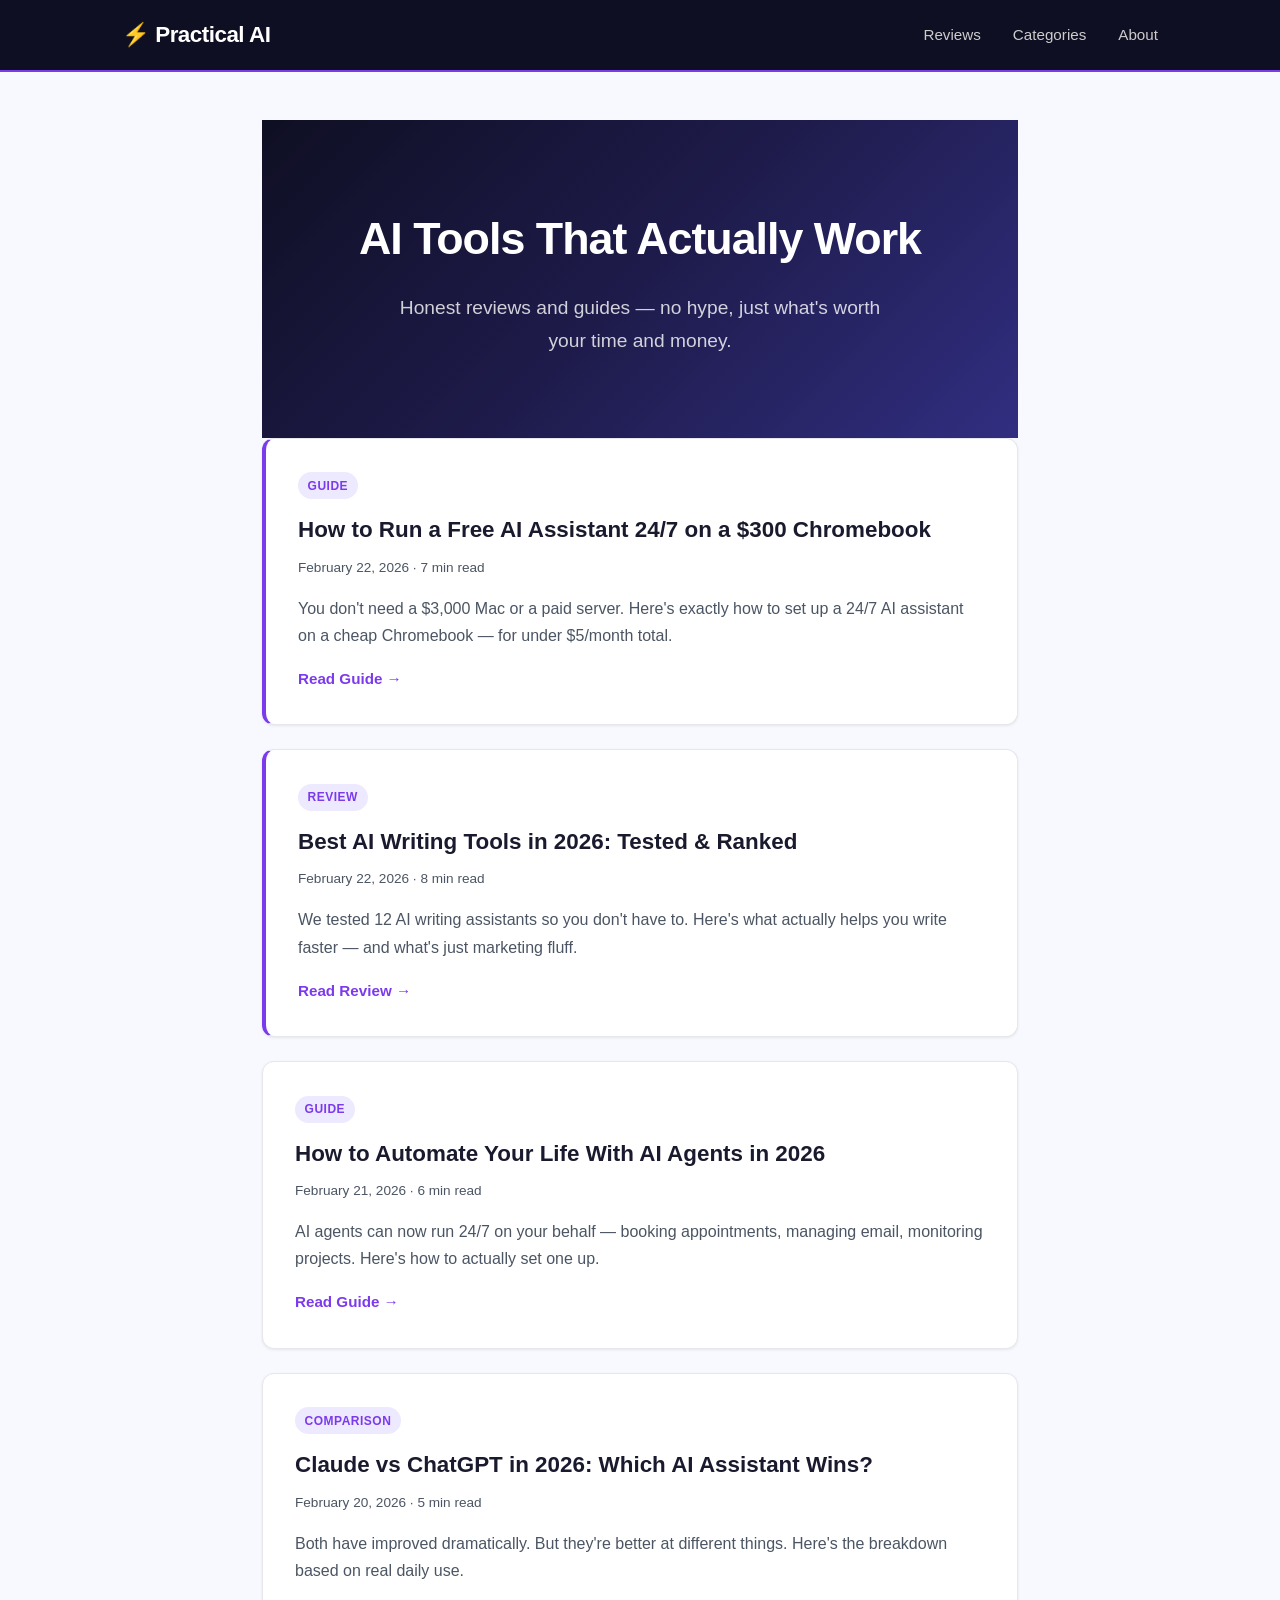
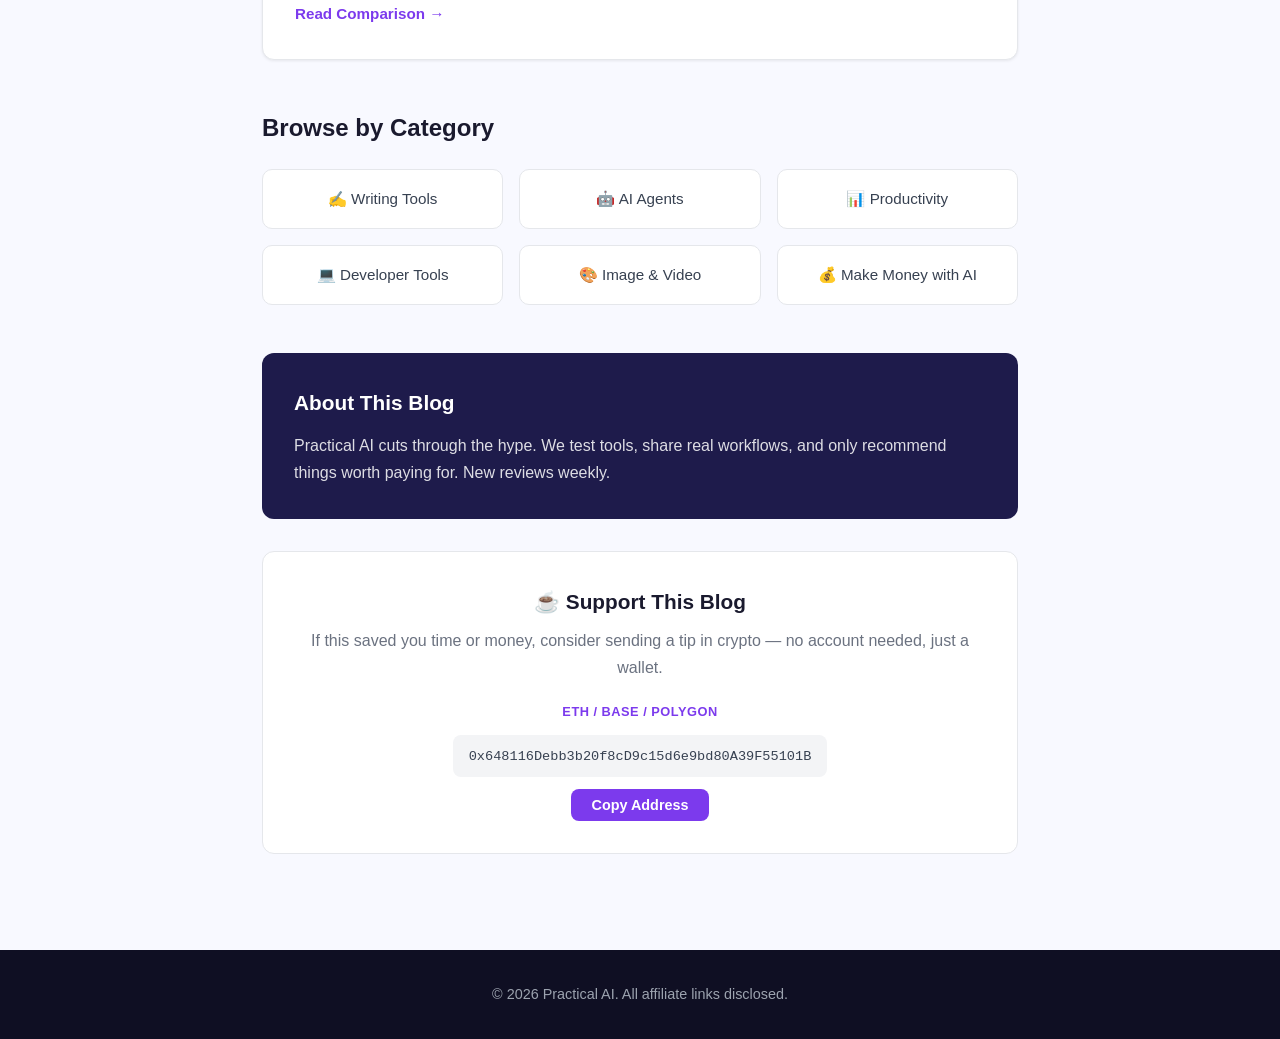
<file: index.html>
<!DOCTYPE html>
<html lang="en">
<head>
    <meta charset="UTF-8">
    <meta name="viewport" content="width=device-width, initial-scale=1.0">
    <title>AI Tool Reviews & Productivity Guides | Practical AI</title>
    <meta name="description" content="Honest reviews of AI tools, productivity software, and automation tips. Find the right AI tools for your workflow.">
    <link rel="stylesheet" href="styles.css">
</head>
<body>
    <header>
        <nav>
            <div class="logo">⚡ Practical AI</div>
            <ul>
                <li><a href="#posts">Reviews</a></li>
                <li><a href="#categories">Categories</a></li>
                <li><a href="#about">About</a></li>
            </ul>
        </nav>
    </header>

    <main>
        <section class="hero">
            <h1>AI Tools That Actually Work</h1>
            <p>Honest reviews and guides — no hype, just what's worth your time and money.</p>
        </section>

        <section class="posts" id="posts">

            <article class="post featured">
                <span class="tag">Guide</span>
                <h2><a href="posts/ai-assistant-chromebook-free.html">How to Run a Free AI Assistant 24/7 on a $300 Chromebook</a></h2>
                <p class="meta">February 22, 2026 · 7 min read</p>
                <p>You don't need a $3,000 Mac or a paid server. Here's exactly how to set up a 24/7 AI assistant on a cheap Chromebook — for under $5/month total.</p>
                <a href="posts/ai-assistant-chromebook-free.html" class="read-more">Read Guide →</a>
            </article>

            <article class="post featured">
                <span class="tag">Review</span>
                <h2><a href="posts/best-ai-writing-tools-2026.html">Best AI Writing Tools in 2026: Tested & Ranked</a></h2>
                <p class="meta">February 22, 2026 · 8 min read</p>
                <p>We tested 12 AI writing assistants so you don't have to. Here's what actually helps you write faster — and what's just marketing fluff.</p>
                <a href="posts/best-ai-writing-tools-2026.html" class="read-more">Read Review →</a>
            </article>

            <article class="post">
                <span class="tag">Guide</span>
                <h2><a href="posts/automate-your-life-with-ai-agents.html">How to Automate Your Life With AI Agents in 2026</a></h2>
                <p class="meta">February 21, 2026 · 6 min read</p>
                <p>AI agents can now run 24/7 on your behalf — booking appointments, managing email, monitoring projects. Here's how to actually set one up.</p>
                <a href="posts/automate-your-life-with-ai-agents.html" class="read-more">Read Guide →</a>
            </article>

            <article class="post">
                <span class="tag">Comparison</span>
                <h2><a href="posts/claude-vs-chatgpt-2026.html">Claude vs ChatGPT in 2026: Which AI Assistant Wins?</a></h2>
                <p class="meta">February 20, 2026 · 5 min read</p>
                <p>Both have improved dramatically. But they're better at different things. Here's the breakdown based on real daily use.</p>
                <a href="posts/claude-vs-chatgpt-2026.html" class="read-more">Read Comparison →</a>
            </article>

        </section>

        <section class="categories" id="categories">
            <h2>Browse by Category</h2>
            <div class="category-grid">
                <a href="#" class="category-card">✍️ Writing Tools</a>
                <a href="#" class="category-card">🤖 AI Agents</a>
                <a href="#" class="category-card">📊 Productivity</a>
                <a href="#" class="category-card">💻 Developer Tools</a>
                <a href="#" class="category-card">🎨 Image & Video</a>
                <a href="#" class="category-card">💰 Make Money with AI</a>
            </div>
        </section>

        <section class="about" id="about">
            <h2>About This Blog</h2>
            <p>Practical AI cuts through the hype. We test tools, share real workflows, and only recommend things worth paying for. New reviews weekly.</p>
        </section>

        <section class="tip-jar" id="support">
            <h2>☕ Support This Blog</h2>
            <p>If this saved you time or money, consider sending a tip in crypto — no account needed, just a wallet.</p>
            <div class="wallet-box">
                <span class="wallet-label">ETH / Base / Polygon</span>
                <code class="wallet-address">0x648116Debb3b20f8cD9c15d6e9bd80A39F55101B</code>
                <button onclick="navigator.clipboard.writeText('0x648116Debb3b20f8cD9c15d6e9bd80A39F55101B').then(() => this.innerText='Copied!').catch(() => {})" class="copy-btn">Copy Address</button>
            </div>
        </section>
    </main>

    <footer>
        <p>&copy; 2026 Practical AI. All affiliate links disclosed.</p>
    </footer>
</body>
</html>
</file>
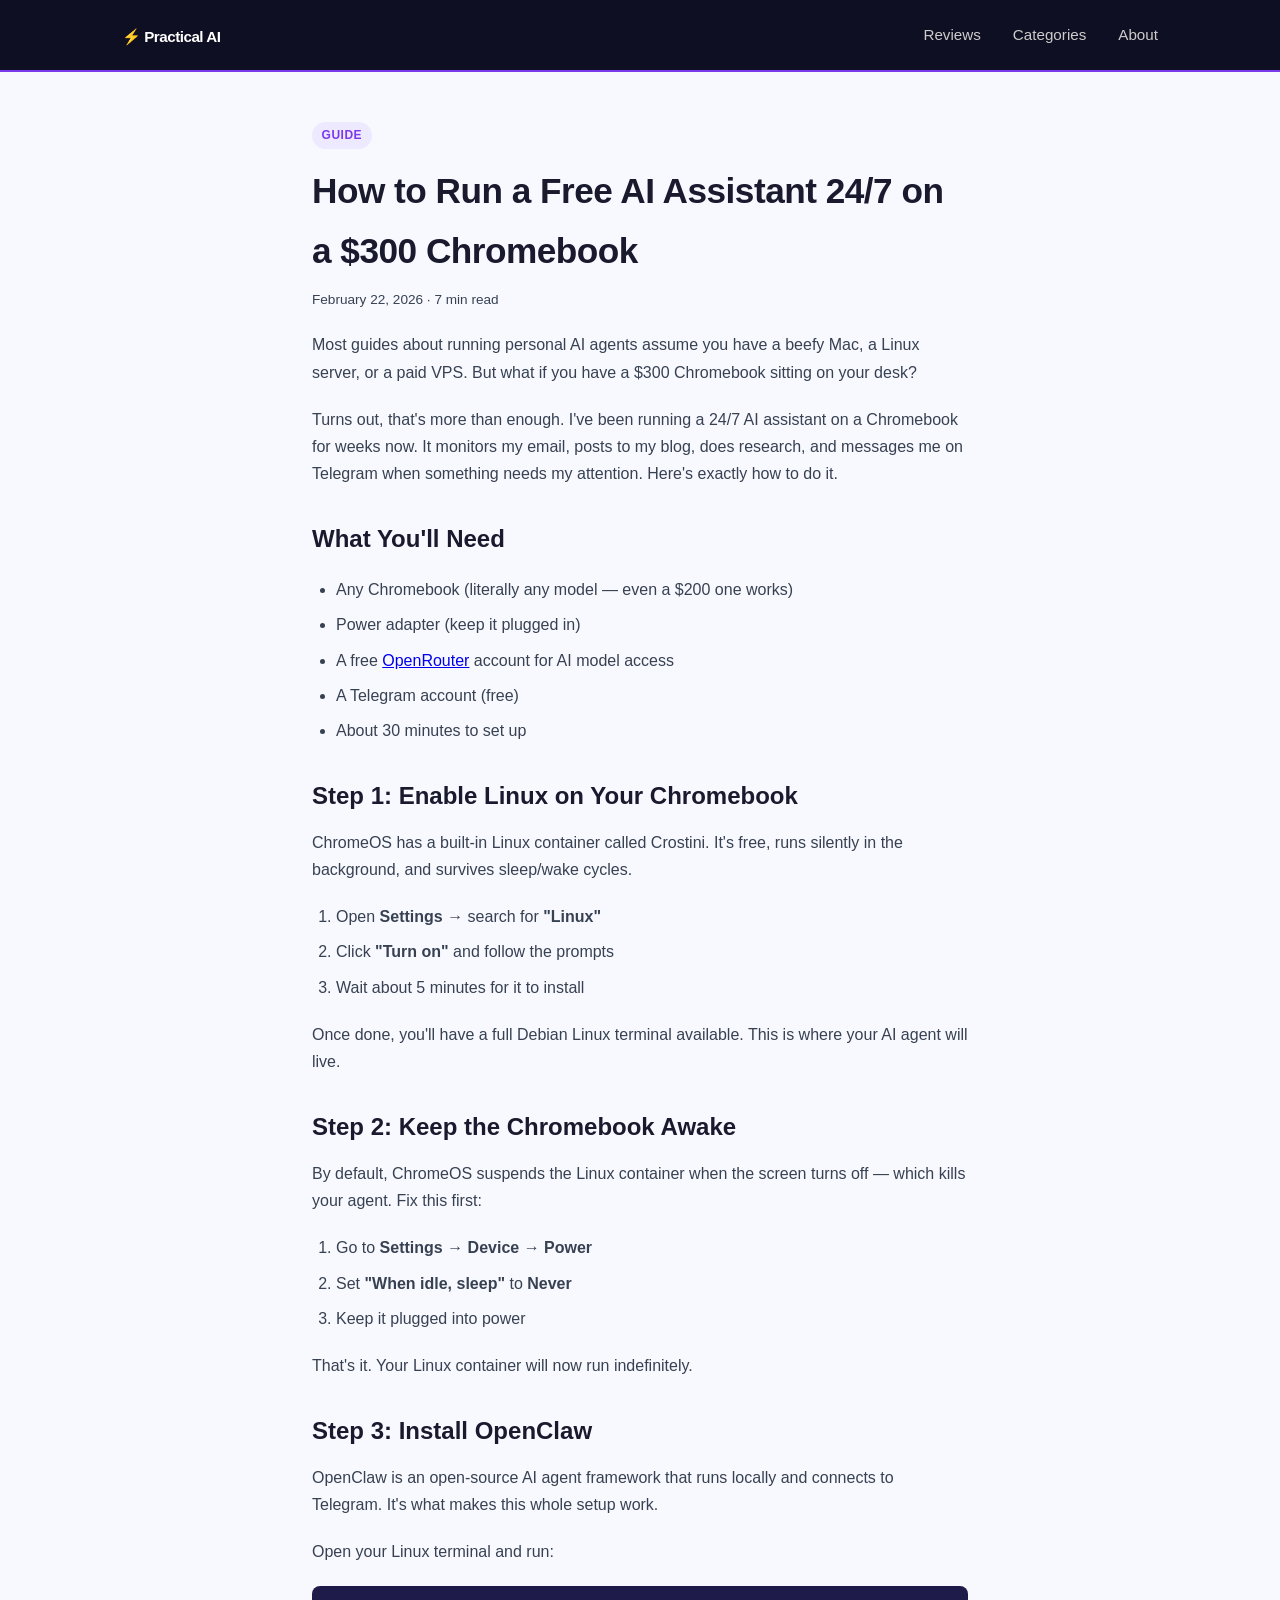
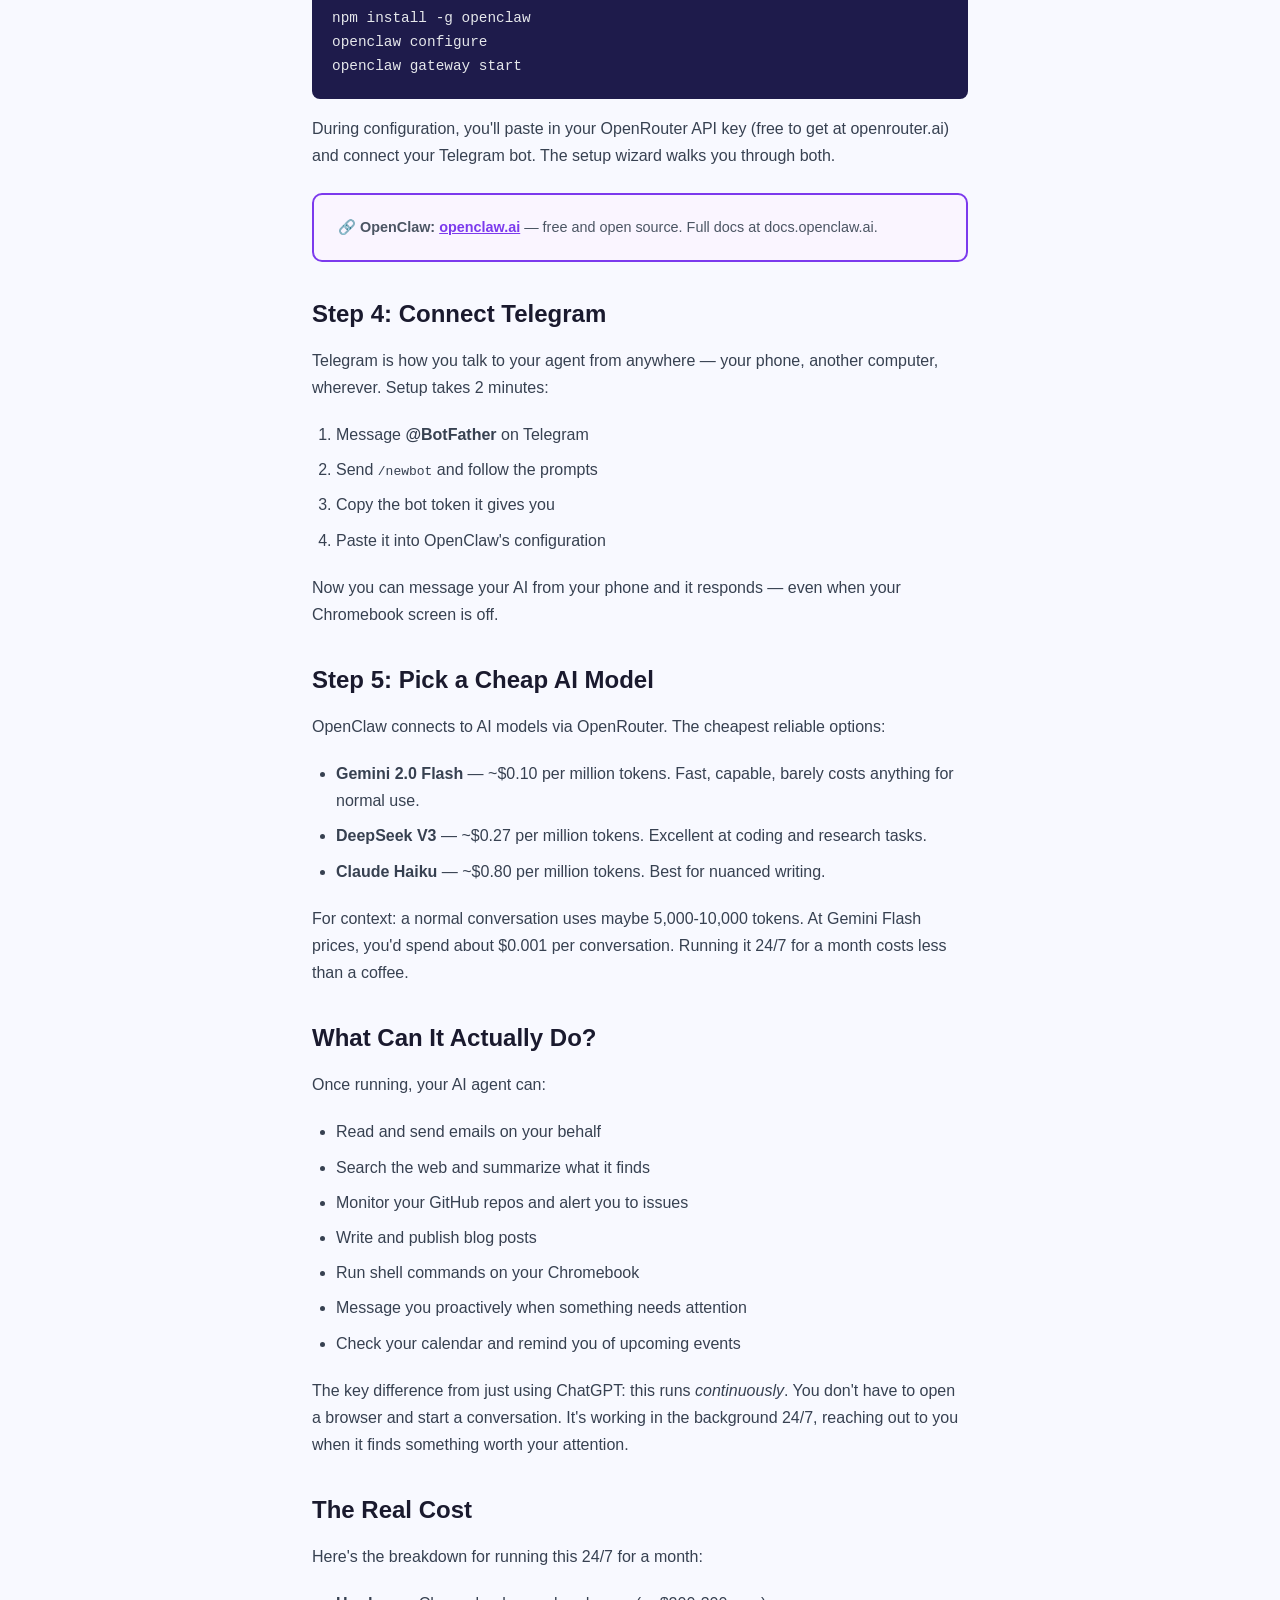
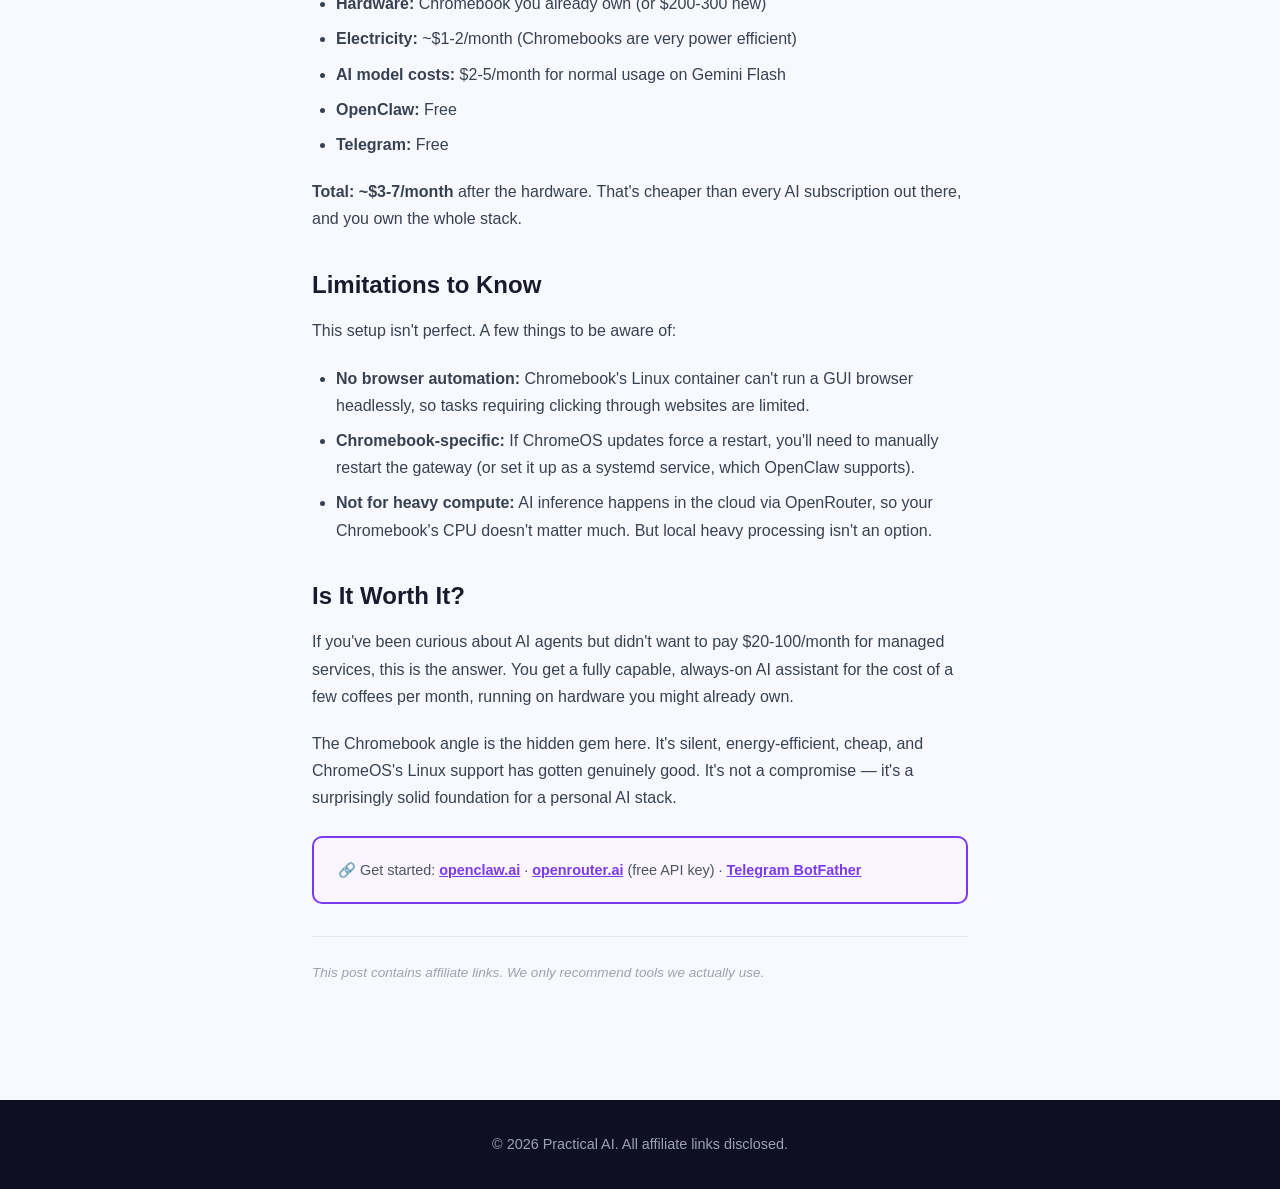
<file: posts/ai-assistant-chromebook-free.html>
<!DOCTYPE html>
<html lang="en">
<head>
    <meta charset="UTF-8">
    <meta name="viewport" content="width=device-width, initial-scale=1.0">
    <title>How to Run a Free AI Assistant 24/7 on a $300 Chromebook | Practical AI</title>
    <meta name="description" content="You don't need a $3,000 Mac or a VPS to run a personal AI agent. Here's exactly how to set up a 24/7 AI assistant on a cheap Chromebook — for free.">
    <link rel="stylesheet" href="../styles.css">
</head>
<body>
    <header>
        <nav>
            <div class="logo"><a href="../index.html" style="color:white;text-decoration:none;">⚡ Practical AI</a></div>
            <ul>
                <li><a href="../index.html#posts">Reviews</a></li>
                <li><a href="../index.html#categories">Categories</a></li>
                <li><a href="../index.html#about">About</a></li>
            </ul>
        </nav>
    </header>

    <div class="post-content">
        <span class="tag">Guide</span>
        <h1>How to Run a Free AI Assistant 24/7 on a $300 Chromebook</h1>
        <p class="meta">February 22, 2026 · 7 min read</p>

        <p>Most guides about running personal AI agents assume you have a beefy Mac, a Linux server, or a paid VPS. But what if you have a $300 Chromebook sitting on your desk?</p>

        <p>Turns out, that's more than enough. I've been running a 24/7 AI assistant on a Chromebook for weeks now. It monitors my email, posts to my blog, does research, and messages me on Telegram when something needs my attention. Here's exactly how to do it.</p>

        <h2>What You'll Need</h2>
        <ul>
            <li>Any Chromebook (literally any model — even a $200 one works)</li>
            <li>Power adapter (keep it plugged in)</li>
            <li>A free <a href="https://openrouter.ai" target="_blank" rel="noopener">OpenRouter</a> account for AI model access</li>
            <li>A Telegram account (free)</li>
            <li>About 30 minutes to set up</li>
        </ul>

        <h2>Step 1: Enable Linux on Your Chromebook</h2>
        <p>ChromeOS has a built-in Linux container called Crostini. It's free, runs silently in the background, and survives sleep/wake cycles.</p>
        <ol>
            <li>Open <strong>Settings</strong> → search for <strong>"Linux"</strong></li>
            <li>Click <strong>"Turn on"</strong> and follow the prompts</li>
            <li>Wait about 5 minutes for it to install</li>
        </ol>
        <p>Once done, you'll have a full Debian Linux terminal available. This is where your AI agent will live.</p>

        <h2>Step 2: Keep the Chromebook Awake</h2>
        <p>By default, ChromeOS suspends the Linux container when the screen turns off — which kills your agent. Fix this first:</p>
        <ol>
            <li>Go to <strong>Settings → Device → Power</strong></li>
            <li>Set <strong>"When idle, sleep"</strong> to <strong>Never</strong></li>
            <li>Keep it plugged into power</li>
        </ol>
        <p>That's it. Your Linux container will now run indefinitely.</p>

        <h2>Step 3: Install OpenClaw</h2>
        <p>OpenClaw is an open-source AI agent framework that runs locally and connects to Telegram. It's what makes this whole setup work.</p>
        <p>Open your Linux terminal and run:</p>
        <pre style="background:#1e1b4b;color:#e5e7eb;padding:1.25rem;border-radius:8px;overflow-x:auto;font-size:0.9rem;margin:1rem 0;">npm install -g openclaw
openclaw configure
openclaw gateway start</pre>
        <p>During configuration, you'll paste in your OpenRouter API key (free to get at openrouter.ai) and connect your Telegram bot. The setup wizard walks you through both.</p>

        <div class="affiliate-box">
            <p>🔗 <strong>OpenClaw:</strong> <a href="https://openclaw.ai" target="_blank" rel="noopener">openclaw.ai</a> — free and open source. Full docs at docs.openclaw.ai.</p>
        </div>

        <h2>Step 4: Connect Telegram</h2>
        <p>Telegram is how you talk to your agent from anywhere — your phone, another computer, wherever. Setup takes 2 minutes:</p>
        <ol>
            <li>Message <strong>@BotFather</strong> on Telegram</li>
            <li>Send <code>/newbot</code> and follow the prompts</li>
            <li>Copy the bot token it gives you</li>
            <li>Paste it into OpenClaw's configuration</li>
        </ol>
        <p>Now you can message your AI from your phone and it responds — even when your Chromebook screen is off.</p>

        <h2>Step 5: Pick a Cheap AI Model</h2>
        <p>OpenClaw connects to AI models via OpenRouter. The cheapest reliable options:</p>
        <ul>
            <li><strong>Gemini 2.0 Flash</strong> — ~$0.10 per million tokens. Fast, capable, barely costs anything for normal use.</li>
            <li><strong>DeepSeek V3</strong> — ~$0.27 per million tokens. Excellent at coding and research tasks.</li>
            <li><strong>Claude Haiku</strong> — ~$0.80 per million tokens. Best for nuanced writing.</li>
        </ul>
        <p>For context: a normal conversation uses maybe 5,000-10,000 tokens. At Gemini Flash prices, you'd spend about $0.001 per conversation. Running it 24/7 for a month costs less than a coffee.</p>

        <h2>What Can It Actually Do?</h2>
        <p>Once running, your AI agent can:</p>
        <ul>
            <li>Read and send emails on your behalf</li>
            <li>Search the web and summarize what it finds</li>
            <li>Monitor your GitHub repos and alert you to issues</li>
            <li>Write and publish blog posts</li>
            <li>Run shell commands on your Chromebook</li>
            <li>Message you proactively when something needs attention</li>
            <li>Check your calendar and remind you of upcoming events</li>
        </ul>
        <p>The key difference from just using ChatGPT: this runs <em>continuously</em>. You don't have to open a browser and start a conversation. It's working in the background 24/7, reaching out to you when it finds something worth your attention.</p>

        <h2>The Real Cost</h2>
        <p>Here's the breakdown for running this 24/7 for a month:</p>
        <ul>
            <li><strong>Hardware:</strong> Chromebook you already own (or $200-300 new)</li>
            <li><strong>Electricity:</strong> ~$1-2/month (Chromebooks are very power efficient)</li>
            <li><strong>AI model costs:</strong> $2-5/month for normal usage on Gemini Flash</li>
            <li><strong>OpenClaw:</strong> Free</li>
            <li><strong>Telegram:</strong> Free</li>
        </ul>
        <p><strong>Total: ~$3-7/month</strong> after the hardware. That's cheaper than every AI subscription out there, and you own the whole stack.</p>

        <h2>Limitations to Know</h2>
        <p>This setup isn't perfect. A few things to be aware of:</p>
        <ul>
            <li><strong>No browser automation:</strong> Chromebook's Linux container can't run a GUI browser headlessly, so tasks requiring clicking through websites are limited.</li>
            <li><strong>Chromebook-specific:</strong> If ChromeOS updates force a restart, you'll need to manually restart the gateway (or set it up as a systemd service, which OpenClaw supports).</li>
            <li><strong>Not for heavy compute:</strong> AI inference happens in the cloud via OpenRouter, so your Chromebook's CPU doesn't matter much. But local heavy processing isn't an option.</li>
        </ul>

        <h2>Is It Worth It?</h2>
        <p>If you've been curious about AI agents but didn't want to pay $20-100/month for managed services, this is the answer. You get a fully capable, always-on AI assistant for the cost of a few coffees per month, running on hardware you might already own.</p>
        <p>The Chromebook angle is the hidden gem here. It's silent, energy-efficient, cheap, and ChromeOS's Linux support has gotten genuinely good. It's not a compromise — it's a surprisingly solid foundation for a personal AI stack.</p>

        <div class="affiliate-box">
            <p>🔗 Get started: <a href="https://openclaw.ai" target="_blank" rel="noopener">openclaw.ai</a> · <a href="https://openrouter.ai" target="_blank" rel="noopener">openrouter.ai</a> (free API key) · <a href="https://t.me/botfather" target="_blank" rel="noopener">Telegram BotFather</a></p>
        </div>

        <p style="margin-top:2rem;padding-top:1.5rem;border-top:1px solid #e5e7eb;color:#9ca3af;font-size:0.85rem;">
            <em>This post contains affiliate links. We only recommend tools we actually use.</em>
        </p>
    </div>

    <footer>
        <p>&copy; 2026 Practical AI. All affiliate links disclosed.</p>
    </footer>
</body>
</html>
</file>
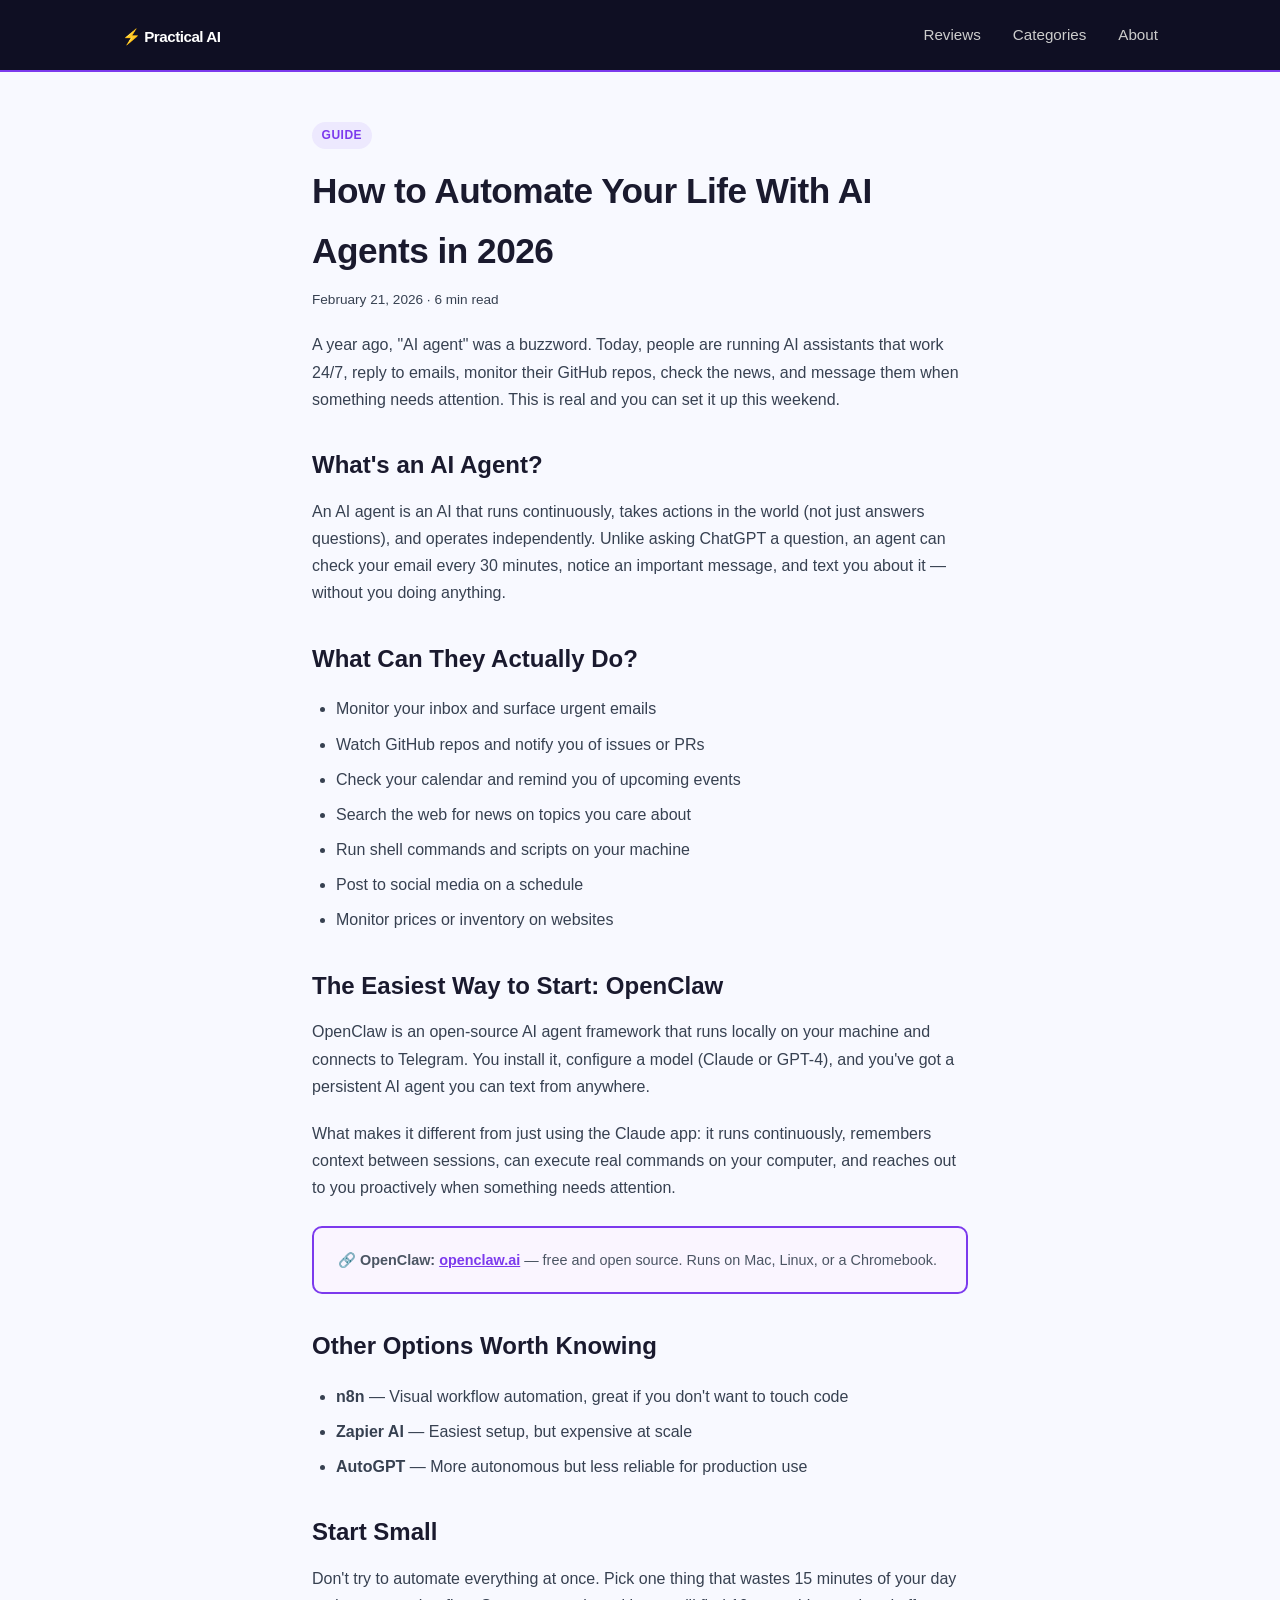
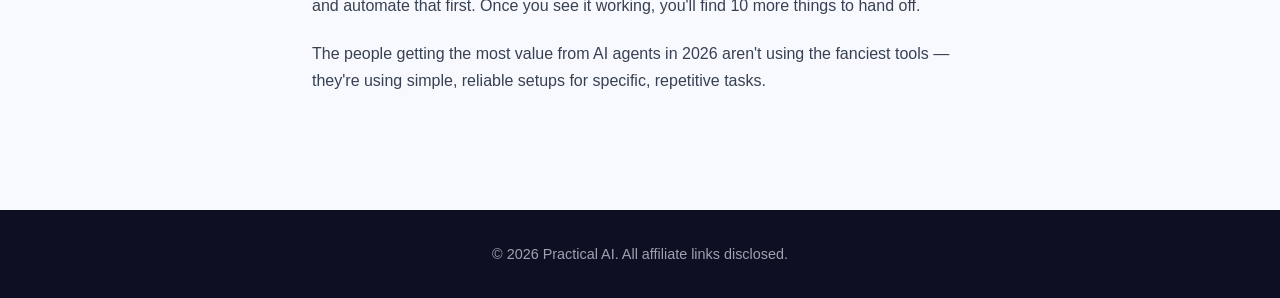
<file: posts/automate-your-life-with-ai-agents.html>
<!DOCTYPE html>
<html lang="en">
<head>
    <meta charset="UTF-8">
    <meta name="viewport" content="width=device-width, initial-scale=1.0">
    <title>How to Automate Your Life With AI Agents in 2026 | Practical AI</title>
    <meta name="description" content="AI agents can now run 24/7 on your behalf — booking appointments, managing email, monitoring projects. Here's how to actually set one up.">
    <link rel="stylesheet" href="../styles.css">
</head>
<body>
    <header>
        <nav>
            <div class="logo"><a href="../index.html" style="color:white;text-decoration:none;">⚡ Practical AI</a></div>
            <ul>
                <li><a href="../index.html#posts">Reviews</a></li>
                <li><a href="../index.html#categories">Categories</a></li>
                <li><a href="../index.html#about">About</a></li>
            </ul>
        </nav>
    </header>

    <div class="post-content">
        <span class="tag">Guide</span>
        <h1>How to Automate Your Life With AI Agents in 2026</h1>
        <p class="meta">February 21, 2026 · 6 min read</p>

        <p>A year ago, "AI agent" was a buzzword. Today, people are running AI assistants that work 24/7, reply to emails, monitor their GitHub repos, check the news, and message them when something needs attention. This is real and you can set it up this weekend.</p>

        <h2>What's an AI Agent?</h2>
        <p>An AI agent is an AI that runs continuously, takes actions in the world (not just answers questions), and operates independently. Unlike asking ChatGPT a question, an agent can check your email every 30 minutes, notice an important message, and text you about it — without you doing anything.</p>

        <h2>What Can They Actually Do?</h2>
        <ul>
            <li>Monitor your inbox and surface urgent emails</li>
            <li>Watch GitHub repos and notify you of issues or PRs</li>
            <li>Check your calendar and remind you of upcoming events</li>
            <li>Search the web for news on topics you care about</li>
            <li>Run shell commands and scripts on your machine</li>
            <li>Post to social media on a schedule</li>
            <li>Monitor prices or inventory on websites</li>
        </ul>

        <h2>The Easiest Way to Start: OpenClaw</h2>
        <p>OpenClaw is an open-source AI agent framework that runs locally on your machine and connects to Telegram. You install it, configure a model (Claude or GPT-4), and you've got a persistent AI agent you can text from anywhere.</p>
        <p>What makes it different from just using the Claude app: it runs continuously, remembers context between sessions, can execute real commands on your computer, and reaches out to you proactively when something needs attention.</p>

        <div class="affiliate-box">
            <p>🔗 <strong>OpenClaw:</strong> <a href="https://openclaw.ai" target="_blank" rel="noopener">openclaw.ai</a> — free and open source. Runs on Mac, Linux, or a Chromebook.</p>
        </div>

        <h2>Other Options Worth Knowing</h2>
        <ul>
            <li><strong>n8n</strong> — Visual workflow automation, great if you don't want to touch code</li>
            <li><strong>Zapier AI</strong> — Easiest setup, but expensive at scale</li>
            <li><strong>AutoGPT</strong> — More autonomous but less reliable for production use</li>
        </ul>

        <h2>Start Small</h2>
        <p>Don't try to automate everything at once. Pick one thing that wastes 15 minutes of your day and automate that first. Once you see it working, you'll find 10 more things to hand off.</p>
        <p>The people getting the most value from AI agents in 2026 aren't using the fanciest tools — they're using simple, reliable setups for specific, repetitive tasks.</p>
    </div>

    <footer>
        <p>&copy; 2026 Practical AI. All affiliate links disclosed.</p>
    </footer>
</body>
</html>
</file>
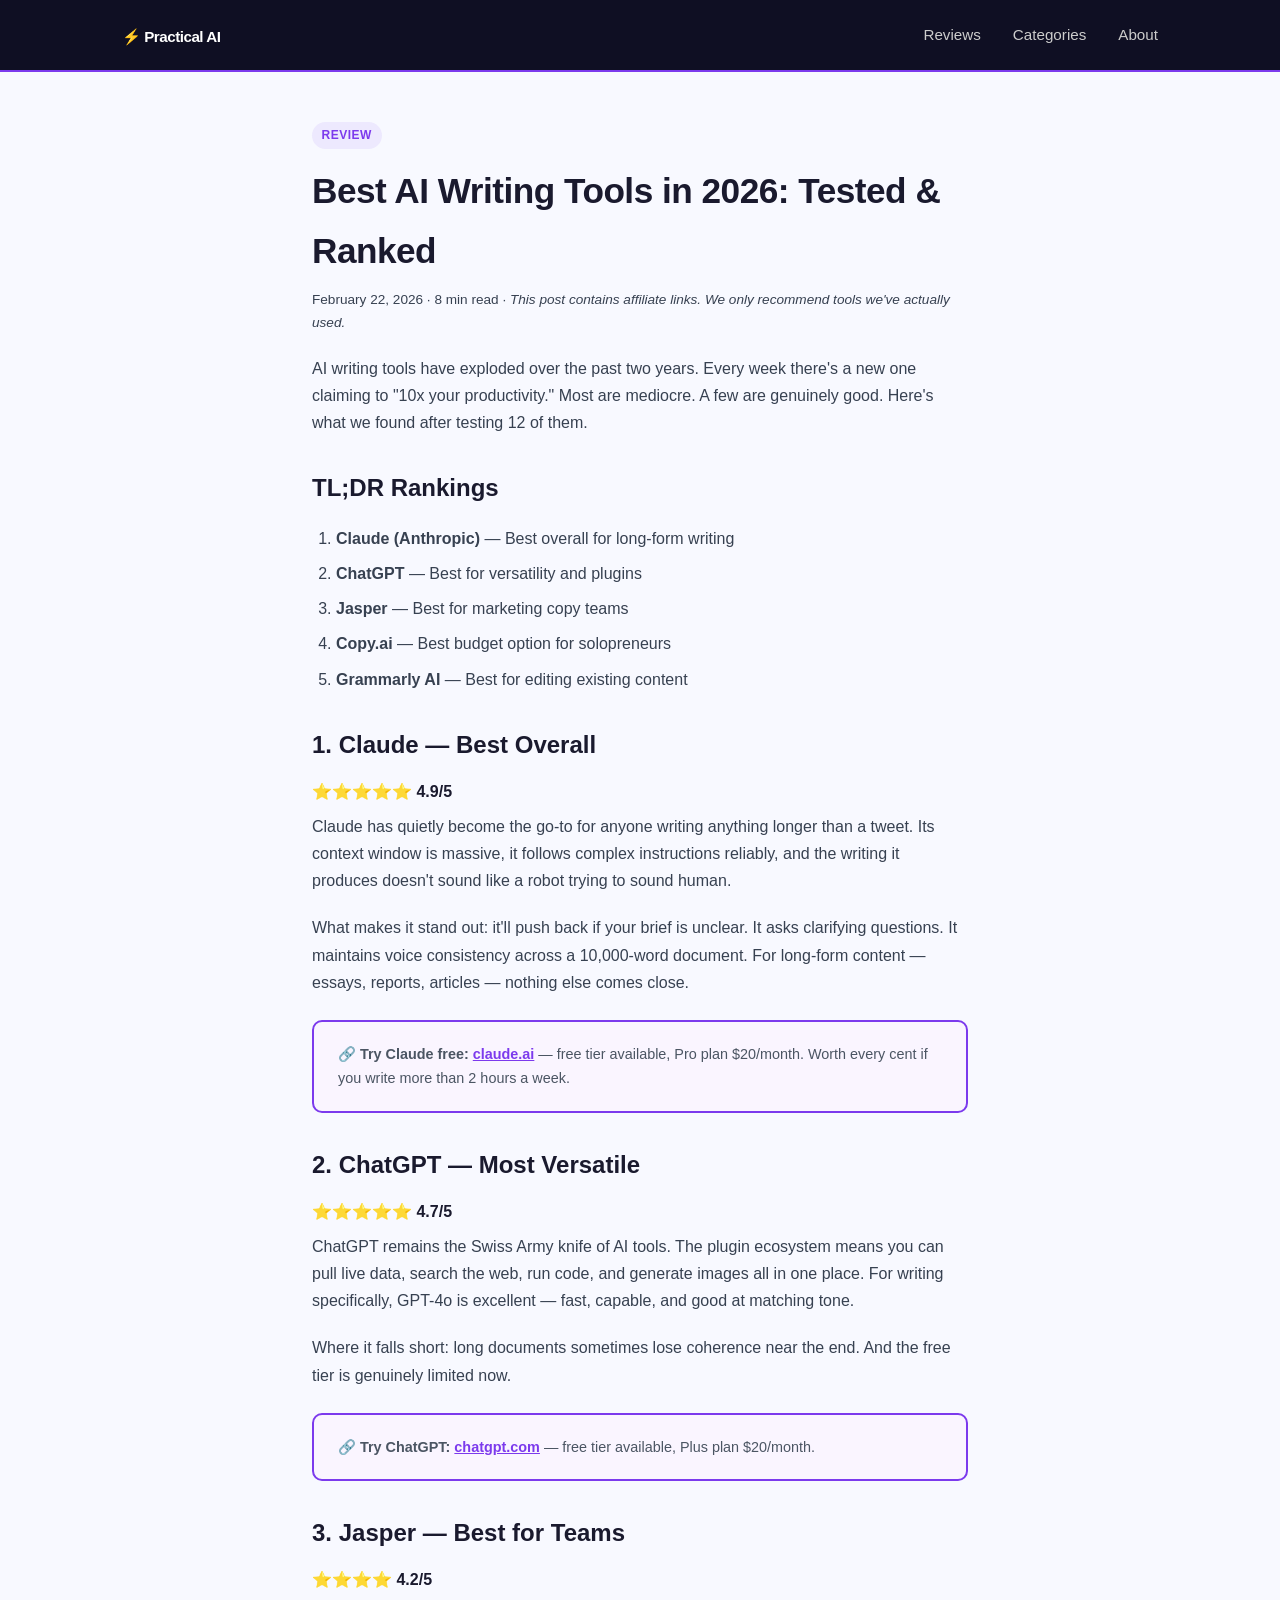
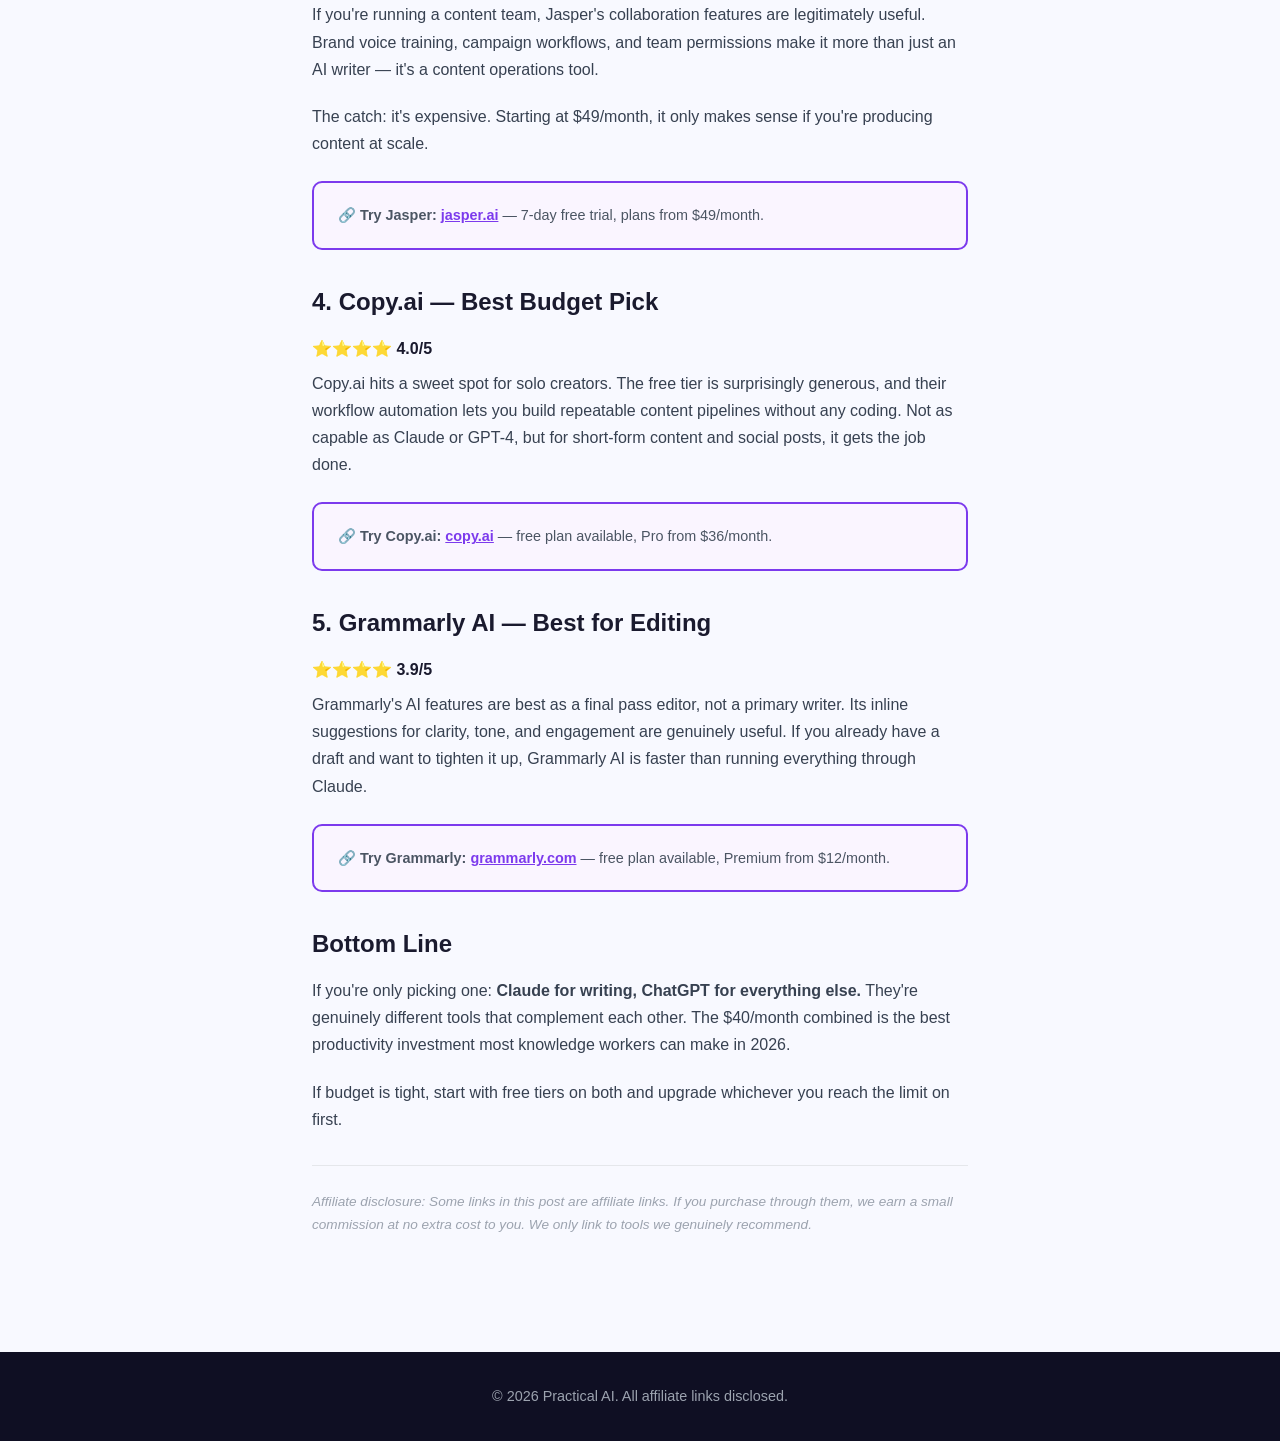
<file: posts/best-ai-writing-tools-2026.html>
<!DOCTYPE html>
<html lang="en">
<head>
    <meta charset="UTF-8">
    <meta name="viewport" content="width=device-width, initial-scale=1.0">
    <title>Best AI Writing Tools in 2026: Tested & Ranked | Practical AI</title>
    <meta name="description" content="We tested 12 AI writing assistants so you don't have to. Here's what actually helps you write faster — and what's just marketing fluff.">
    <link rel="stylesheet" href="../styles.css">
</head>
<body>
    <header>
        <nav>
            <div class="logo"><a href="../index.html" style="color:white;text-decoration:none;">⚡ Practical AI</a></div>
            <ul>
                <li><a href="../index.html#posts">Reviews</a></li>
                <li><a href="../index.html#categories">Categories</a></li>
                <li><a href="../index.html#about">About</a></li>
            </ul>
        </nav>
    </header>

    <div class="post-content">
        <span class="tag">Review</span>
        <h1>Best AI Writing Tools in 2026: Tested & Ranked</h1>
        <p class="meta">February 22, 2026 · 8 min read · <em>This post contains affiliate links. We only recommend tools we've actually used.</em></p>

        <p>AI writing tools have exploded over the past two years. Every week there's a new one claiming to "10x your productivity." Most are mediocre. A few are genuinely good. Here's what we found after testing 12 of them.</p>

        <h2>TL;DR Rankings</h2>
        <ol>
            <li><strong>Claude (Anthropic)</strong> — Best overall for long-form writing</li>
            <li><strong>ChatGPT</strong> — Best for versatility and plugins</li>
            <li><strong>Jasper</strong> — Best for marketing copy teams</li>
            <li><strong>Copy.ai</strong> — Best budget option for solopreneurs</li>
            <li><strong>Grammarly AI</strong> — Best for editing existing content</li>
        </ol>

        <h2>1. Claude — Best Overall</h2>
        <div class="tool-rating">⭐⭐⭐⭐⭐ 4.9/5</div>
        <p>Claude has quietly become the go-to for anyone writing anything longer than a tweet. Its context window is massive, it follows complex instructions reliably, and the writing it produces doesn't sound like a robot trying to sound human.</p>
        <p>What makes it stand out: it'll push back if your brief is unclear. It asks clarifying questions. It maintains voice consistency across a 10,000-word document. For long-form content — essays, reports, articles — nothing else comes close.</p>
        <div class="affiliate-box">
            <p>🔗 <strong>Try Claude free:</strong> <a href="https://claude.ai" target="_blank" rel="noopener">claude.ai</a> — free tier available, Pro plan $20/month. Worth every cent if you write more than 2 hours a week.</p>
        </div>

        <h2>2. ChatGPT — Most Versatile</h2>
        <div class="tool-rating">⭐⭐⭐⭐⭐ 4.7/5</div>
        <p>ChatGPT remains the Swiss Army knife of AI tools. The plugin ecosystem means you can pull live data, search the web, run code, and generate images all in one place. For writing specifically, GPT-4o is excellent — fast, capable, and good at matching tone.</p>
        <p>Where it falls short: long documents sometimes lose coherence near the end. And the free tier is genuinely limited now.</p>
        <div class="affiliate-box">
            <p>🔗 <strong>Try ChatGPT:</strong> <a href="https://chatgpt.com" target="_blank" rel="noopener">chatgpt.com</a> — free tier available, Plus plan $20/month.</p>
        </div>

        <h2>3. Jasper — Best for Teams</h2>
        <div class="tool-rating">⭐⭐⭐⭐ 4.2/5</div>
        <p>If you're running a content team, Jasper's collaboration features are legitimately useful. Brand voice training, campaign workflows, and team permissions make it more than just an AI writer — it's a content operations tool.</p>
        <p>The catch: it's expensive. Starting at $49/month, it only makes sense if you're producing content at scale.</p>
        <div class="affiliate-box">
            <p>🔗 <strong>Try Jasper:</strong> <a href="https://jasper.ai" target="_blank" rel="noopener">jasper.ai</a> — 7-day free trial, plans from $49/month.</p>
        </div>

        <h2>4. Copy.ai — Best Budget Pick</h2>
        <div class="tool-rating">⭐⭐⭐⭐ 4.0/5</div>
        <p>Copy.ai hits a sweet spot for solo creators. The free tier is surprisingly generous, and their workflow automation lets you build repeatable content pipelines without any coding. Not as capable as Claude or GPT-4, but for short-form content and social posts, it gets the job done.</p>
        <div class="affiliate-box">
            <p>🔗 <strong>Try Copy.ai:</strong> <a href="https://copy.ai" target="_blank" rel="noopener">copy.ai</a> — free plan available, Pro from $36/month.</p>
        </div>

        <h2>5. Grammarly AI — Best for Editing</h2>
        <div class="tool-rating">⭐⭐⭐⭐ 3.9/5</div>
        <p>Grammarly's AI features are best as a final pass editor, not a primary writer. Its inline suggestions for clarity, tone, and engagement are genuinely useful. If you already have a draft and want to tighten it up, Grammarly AI is faster than running everything through Claude.</p>
        <div class="affiliate-box">
            <p>🔗 <strong>Try Grammarly:</strong> <a href="https://grammarly.com" target="_blank" rel="noopener">grammarly.com</a> — free plan available, Premium from $12/month.</p>
        </div>

        <h2>Bottom Line</h2>
        <p>If you're only picking one: <strong>Claude for writing, ChatGPT for everything else.</strong> They're genuinely different tools that complement each other. The $40/month combined is the best productivity investment most knowledge workers can make in 2026.</p>
        <p>If budget is tight, start with free tiers on both and upgrade whichever you reach the limit on first.</p>

        <p style="margin-top:2rem;padding-top:1.5rem;border-top:1px solid #e5e7eb;color:#9ca3af;font-size:0.85rem;">
            <em>Affiliate disclosure: Some links in this post are affiliate links. If you purchase through them, we earn a small commission at no extra cost to you. We only link to tools we genuinely recommend.</em>
        </p>
    </div>

    <footer>
        <p>&copy; 2026 Practical AI. All affiliate links disclosed.</p>
    </footer>
</body>
</html>
</file>
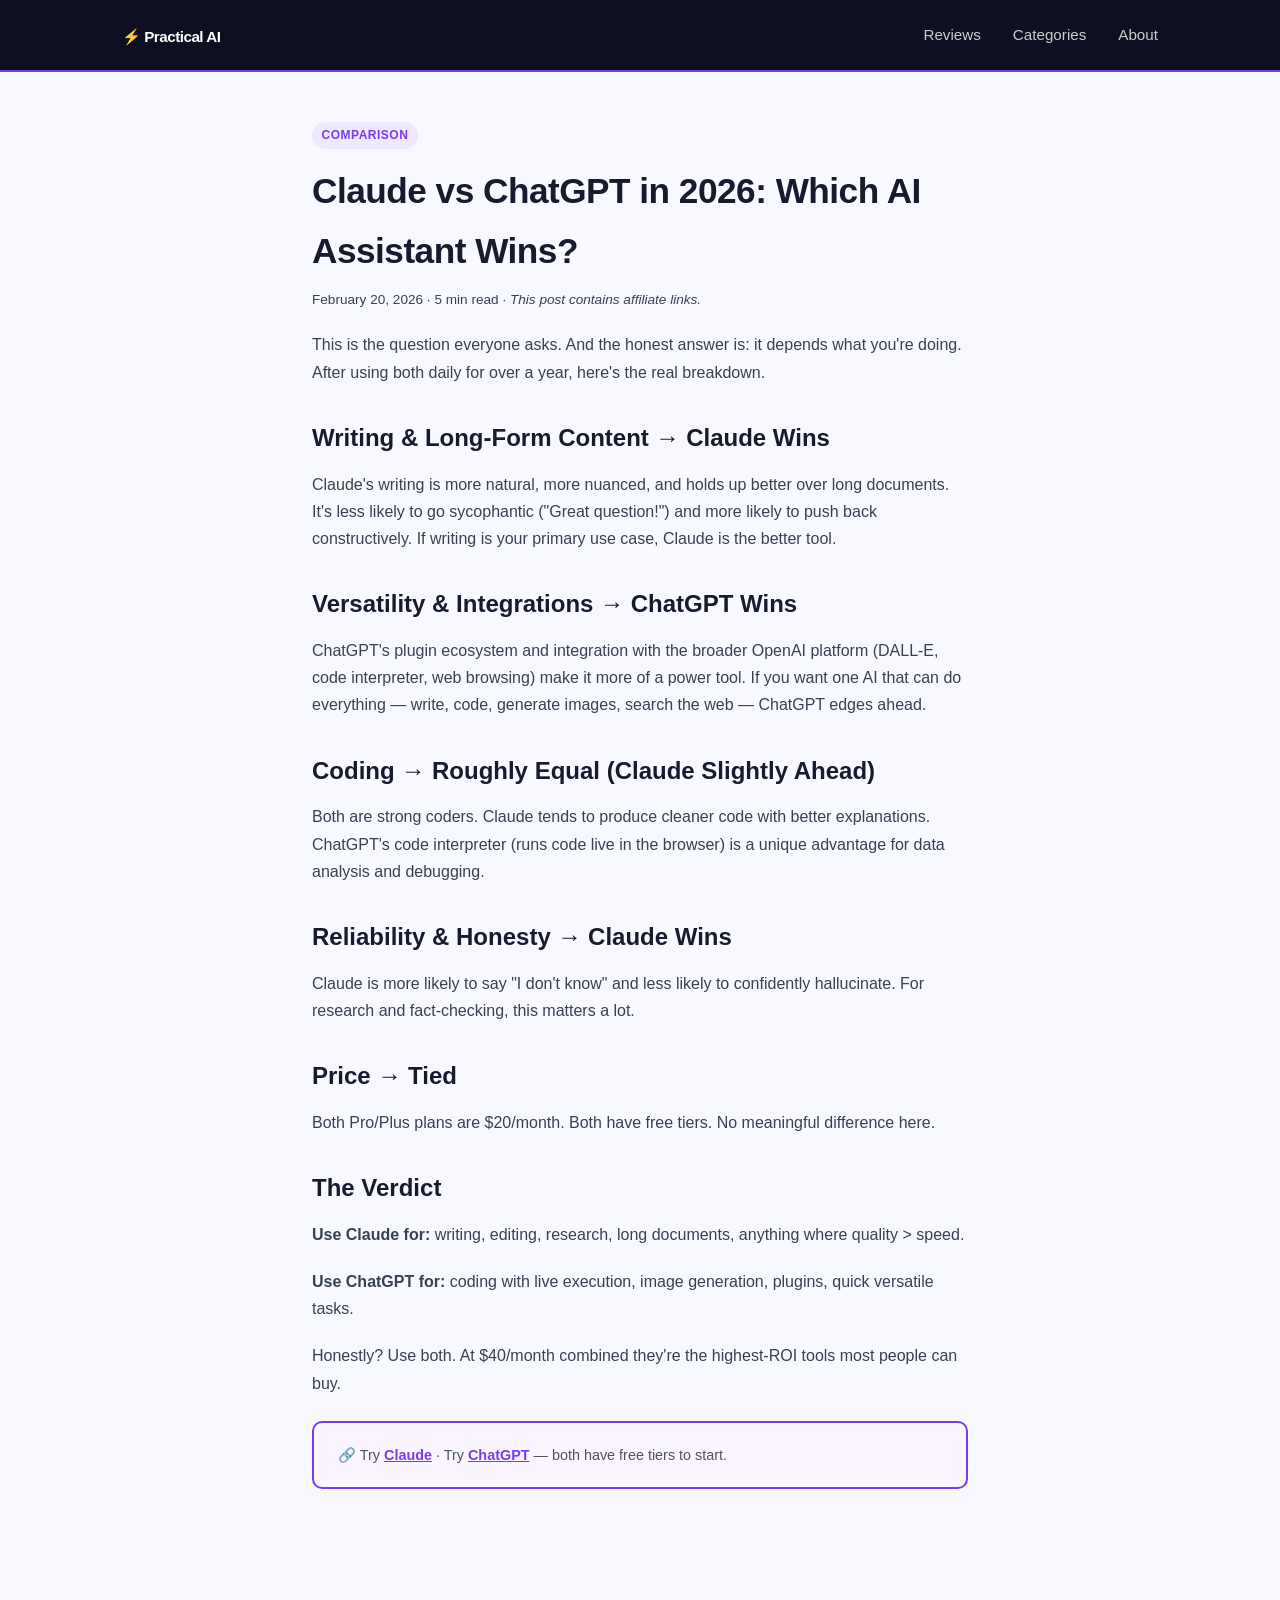
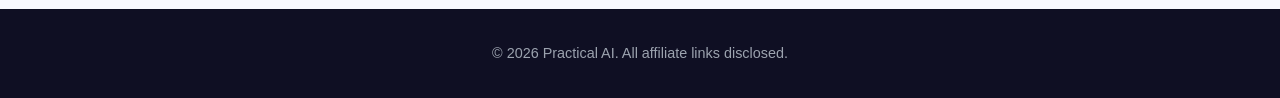
<file: posts/claude-vs-chatgpt-2026.html>
<!DOCTYPE html>
<html lang="en">
<head>
    <meta charset="UTF-8">
    <meta name="viewport" content="width=device-width, initial-scale=1.0">
    <title>Claude vs ChatGPT in 2026: Which AI Assistant Wins? | Practical AI</title>
    <meta name="description" content="Both have improved dramatically. But they're better at different things. Here's the breakdown based on real daily use.">
    <link rel="stylesheet" href="../styles.css">
</head>
<body>
    <header>
        <nav>
            <div class="logo"><a href="../index.html" style="color:white;text-decoration:none;">⚡ Practical AI</a></div>
            <ul>
                <li><a href="../index.html#posts">Reviews</a></li>
                <li><a href="../index.html#categories">Categories</a></li>
                <li><a href="../index.html#about">About</a></li>
            </ul>
        </nav>
    </header>

    <div class="post-content">
        <span class="tag">Comparison</span>
        <h1>Claude vs ChatGPT in 2026: Which AI Assistant Wins?</h1>
        <p class="meta">February 20, 2026 · 5 min read · <em>This post contains affiliate links.</em></p>

        <p>This is the question everyone asks. And the honest answer is: it depends what you're doing. After using both daily for over a year, here's the real breakdown.</p>

        <h2>Writing & Long-Form Content → Claude Wins</h2>
        <p>Claude's writing is more natural, more nuanced, and holds up better over long documents. It's less likely to go sycophantic ("Great question!") and more likely to push back constructively. If writing is your primary use case, Claude is the better tool.</p>

        <h2>Versatility & Integrations → ChatGPT Wins</h2>
        <p>ChatGPT's plugin ecosystem and integration with the broader OpenAI platform (DALL-E, code interpreter, web browsing) make it more of a power tool. If you want one AI that can do everything — write, code, generate images, search the web — ChatGPT edges ahead.</p>

        <h2>Coding → Roughly Equal (Claude Slightly Ahead)</h2>
        <p>Both are strong coders. Claude tends to produce cleaner code with better explanations. ChatGPT's code interpreter (runs code live in the browser) is a unique advantage for data analysis and debugging.</p>

        <h2>Reliability & Honesty → Claude Wins</h2>
        <p>Claude is more likely to say "I don't know" and less likely to confidently hallucinate. For research and fact-checking, this matters a lot.</p>

        <h2>Price → Tied</h2>
        <p>Both Pro/Plus plans are $20/month. Both have free tiers. No meaningful difference here.</p>

        <h2>The Verdict</h2>
        <p><strong>Use Claude for:</strong> writing, editing, research, long documents, anything where quality > speed.</p>
        <p><strong>Use ChatGPT for:</strong> coding with live execution, image generation, plugins, quick versatile tasks.</p>
        <p>Honestly? Use both. At $40/month combined they're the highest-ROI tools most people can buy.</p>

        <div class="affiliate-box">
            <p>🔗 Try <a href="https://claude.ai" target="_blank" rel="noopener">Claude</a> · Try <a href="https://chatgpt.com" target="_blank" rel="noopener">ChatGPT</a> — both have free tiers to start.</p>
        </div>
    </div>

    <footer>
        <p>&copy; 2026 Practical AI. All affiliate links disclosed.</p>
    </footer>
</body>
</html>
</file>
<file: styles.css>
* {
    margin: 0;
    padding: 0;
    box-sizing: border-box;
}

body {
    font-family: -apple-system, BlinkMacSystemFont, 'Segoe UI', Roboto, sans-serif;
    line-height: 1.7;
    color: #1a1a2e;
    background: #f8f9ff;
}

/* Header */
header {
    background: #0f0f23;
    color: white;
    padding: 1rem 0;
    position: sticky;
    top: 0;
    z-index: 100;
    border-bottom: 2px solid #7c3aed;
}

nav {
    max-width: 1100px;
    margin: 0 auto;
    padding: 0 2rem;
    display: flex;
    justify-content: space-between;
    align-items: center;
}

.logo {
    font-size: 1.4rem;
    font-weight: 700;
    letter-spacing: -0.5px;
}

nav ul {
    list-style: none;
    display: flex;
    gap: 2rem;
}

nav a {
    color: #ccc;
    text-decoration: none;
    font-size: 0.95rem;
    transition: color 0.2s;
}

nav a:hover { color: white; }

/* Hero */
.hero {
    background: linear-gradient(135deg, #0f0f23 0%, #1e1b4b 50%, #312e81 100%);
    color: white;
    text-align: center;
    padding: 5rem 2rem;
}

.hero h1 {
    font-size: 2.8rem;
    font-weight: 800;
    margin-bottom: 1rem;
    letter-spacing: -1px;
}

.hero p {
    font-size: 1.2rem;
    opacity: 0.8;
    max-width: 500px;
    margin: 0 auto;
}

/* Posts */
main {
    max-width: 820px;
    margin: 0 auto;
    padding: 3rem 2rem;
}

.posts {
    display: flex;
    flex-direction: column;
    gap: 1.5rem;
}

.post {
    background: white;
    border-radius: 12px;
    padding: 2rem;
    box-shadow: 0 1px 3px rgba(0,0,0,0.08);
    border: 1px solid #e5e7eb;
    transition: transform 0.2s, box-shadow 0.2s;
}

.post:hover {
    transform: translateY(-3px);
    box-shadow: 0 8px 25px rgba(0,0,0,0.1);
}

.post.featured {
    border-left: 4px solid #7c3aed;
}

.tag {
    display: inline-block;
    background: #ede9fe;
    color: #7c3aed;
    font-size: 0.75rem;
    font-weight: 600;
    padding: 0.2rem 0.6rem;
    border-radius: 20px;
    text-transform: uppercase;
    letter-spacing: 0.5px;
    margin-bottom: 0.75rem;
}

.post h2 {
    font-size: 1.4rem;
    font-weight: 700;
    margin-bottom: 0.4rem;
    color: #1a1a2e;
}

.post h2 a {
    color: inherit;
    text-decoration: none;
}

.post h2 a:hover { color: #7c3aed; }

.meta {
    color: #9ca3af;
    font-size: 0.85rem;
    margin-bottom: 0.75rem;
}

.post p { color: #4b5563; margin-bottom: 1rem; }

.read-more {
    color: #7c3aed;
    text-decoration: none;
    font-weight: 600;
    font-size: 0.95rem;
}

.read-more:hover { text-decoration: underline; }

/* Categories */
.categories {
    margin-top: 3rem;
}

.categories h2 {
    font-size: 1.5rem;
    font-weight: 700;
    margin-bottom: 1.25rem;
    color: #1a1a2e;
}

.category-grid {
    display: grid;
    grid-template-columns: repeat(3, 1fr);
    gap: 1rem;
}

.category-card {
    background: white;
    border: 1px solid #e5e7eb;
    border-radius: 10px;
    padding: 1rem 1.25rem;
    text-decoration: none;
    color: #374151;
    font-weight: 500;
    font-size: 0.95rem;
    transition: all 0.2s;
    text-align: center;
}

.category-card:hover {
    border-color: #7c3aed;
    color: #7c3aed;
    background: #faf5ff;
}

/* About */
.about {
    margin-top: 3rem;
    background: #1e1b4b;
    color: white;
    border-radius: 12px;
    padding: 2rem;
}

.about h2 {
    font-size: 1.3rem;
    margin-bottom: 0.75rem;
}

.about p { opacity: 0.85; }

/* Tip Jar */
.tip-jar {
    margin-top: 2rem;
    background: #fff;
    border: 1px solid #e5e7eb;
    border-radius: 12px;
    padding: 2rem;
    text-align: center;
}

.tip-jar h2 { font-size: 1.3rem; margin-bottom: 0.5rem; }
.tip-jar p { color: #6b7280; margin-bottom: 1.25rem; }

.wallet-box {
    display: flex;
    flex-direction: column;
    align-items: center;
    gap: 0.75rem;
}

.wallet-label {
    font-size: 0.8rem;
    font-weight: 600;
    color: #7c3aed;
    text-transform: uppercase;
    letter-spacing: 0.5px;
}

.wallet-address {
    background: #f3f4f6;
    border-radius: 8px;
    padding: 0.6rem 1rem;
    font-size: 0.85rem;
    word-break: break-all;
    color: #374151;
}

.copy-btn {
    background: #7c3aed;
    color: white;
    border: none;
    border-radius: 8px;
    padding: 0.5rem 1.25rem;
    font-size: 0.9rem;
    font-weight: 600;
    cursor: pointer;
    transition: background 0.2s;
}

.copy-btn:hover { background: #6d28d9; }

/* Footer */
footer {
    background: #0f0f23;
    color: #9ca3af;
    text-align: center;
    padding: 2rem;
    margin-top: 3rem;
    font-size: 0.9rem;
}

/* Post pages */
.post-content {
    max-width: 720px;
    margin: 0 auto;
    padding: 3rem 2rem;
}

.post-content h1 {
    font-size: 2.2rem;
    font-weight: 800;
    margin-bottom: 0.5rem;
    letter-spacing: -0.5px;
}

.post-content h2 {
    font-size: 1.5rem;
    font-weight: 700;
    margin: 2rem 0 0.75rem;
    color: #1a1a2e;
}

.post-content p { color: #374151; margin-bottom: 1.25rem; }

.post-content ul, .post-content ol {
    margin: 1rem 0 1.25rem 1.5rem;
    color: #374151;
}

.post-content li { margin-bottom: 0.5rem; }

.affiliate-box {
    background: #faf5ff;
    border: 2px solid #7c3aed;
    border-radius: 10px;
    padding: 1.25rem 1.5rem;
    margin: 1.5rem 0;
}

.affiliate-box p { margin: 0; color: #4b5563; font-size: 0.9rem; }
.affiliate-box a { color: #7c3aed; font-weight: 600; }

.tool-rating {
    display: flex;
    align-items: center;
    gap: 0.5rem;
    margin-bottom: 0.5rem;
    font-weight: 600;
}

@media (max-width: 600px) {
    .hero h1 { font-size: 2rem; }
    .category-grid { grid-template-columns: repeat(2, 1fr); }
}
</file>
